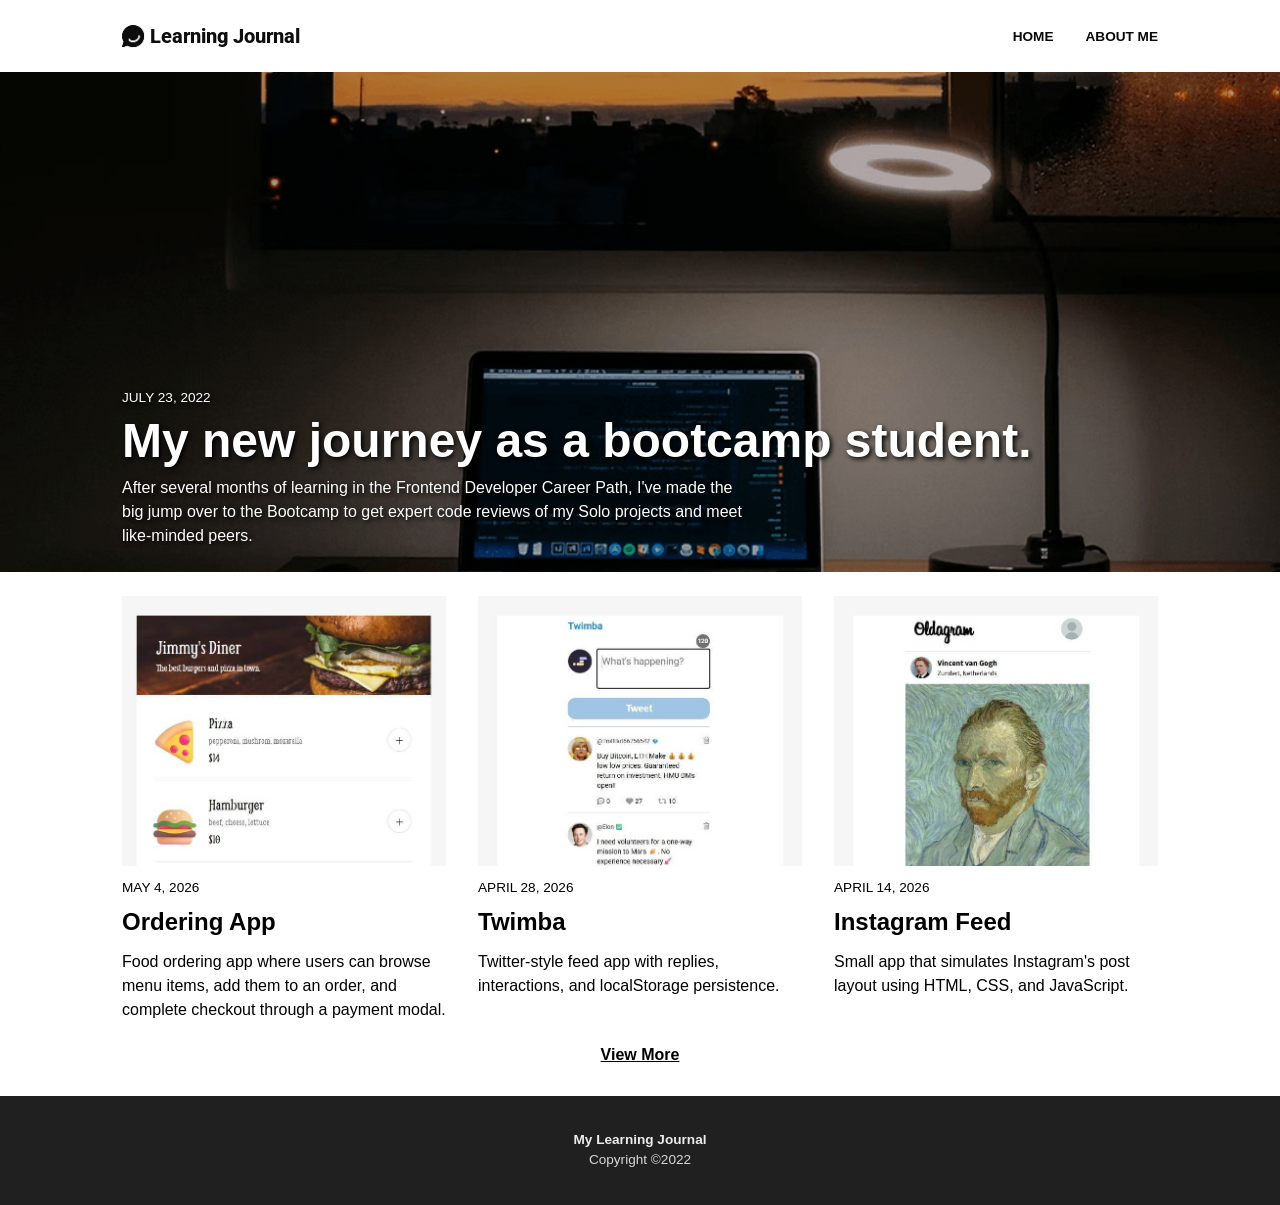
<file: index.html>
<!doctype html>
<html lang="en">
<head>
    <meta charset="UTF-8">
    <meta name="viewport" content="width=device-width, initial-scale=1.0">
    <title>Learning Journal - Home</title>
    <link rel="stylesheet" href="css/style.css">
    <!-- Google Fonts -->
    <link rel="preconnect" href="https://fonts.googleapis.com">
    <link rel="preconnect" href="https://fonts.gstatic.com" crossorigin>
    <link href="https://fonts.googleapis.com/css2?family=Roboto:ital,wght@0,100..900;1,100..900&display=swap" rel="stylesheet">
</head>
<body>
    <header>
        <div class="container">
            <nav class="nav-bar">
                <a href="index.html" class="page-logo">
                    <img 
                        class="page-img" 
                        src="images/logo-image.png" 
                        alt="Learning Journal logo">
                    <span class="page-title">Learning Journal</span>
                </a>
                <ul class="nav-links">
                    <li>
                        <a class="nav-link" href="index.html">Home</a>
                    </li>

                    <li>
                        <a class="nav-link" href="about-me.html">About me</a>
                    </li>
                </ul>
            </nav>
        </div>
    </header>

    <main>
        <article>
            <a href="article.html"  class="featured-post-container">
                <div class="container featured-post-body"> 
                    <time datetime="2022-07-23">July 23, 2022</time>
                    <h1>
                        My new journey as a bootcamp student.
                    </h1>
                    <p class="featured-post-text">
                        After several months of learning in the Frontend Developer 
                        Career Path, I've made the big jump over to the Bootcamp to
                        get expert code reviews of my Solo projects and meet 
                        like-minded peers.
                    </p>
                </div>
            </a>
        </article>

        <section class="recent-post-container">
            <div class="container recent-post-list" id="recent-post-list"></div>
            <button class="view-more" id="view-more">View More</button>
        </section>
    </main>

    <footer class="footer">
        <p class="footer-title">My Learning Journal</p>
        <p class="footer-copy">Copyright &copy2022</p>
    </footer>

    <script src="index.js" type="module"></script>
</body>
</html>
</file>
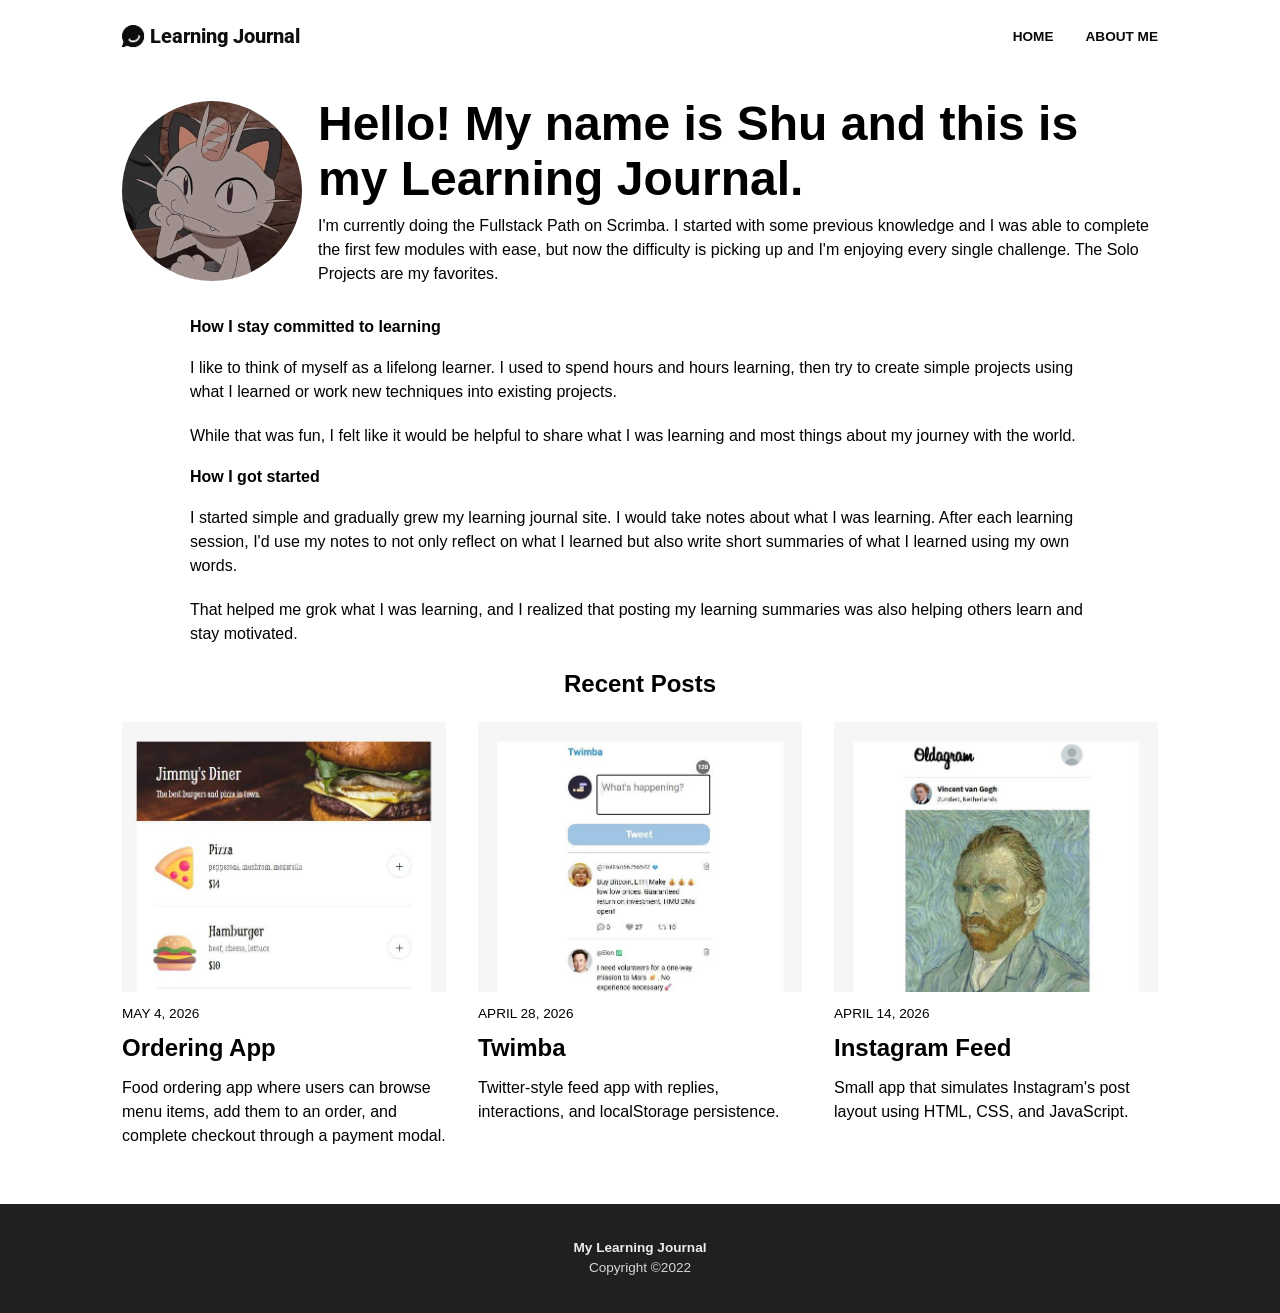
<file: about-me.html>
<!doctype html>
<html lang="en">
<head>
    <meta charset="UTF-8">
    <meta name="viewport" content="width=device-width, initial-scale=1.0">
    <title>Learning Journal - About Me</title>
    <link rel="stylesheet" href="css/style.css">
    <!-- Google Fonts -->
    <link rel="preconnect" href="https://fonts.googleapis.com">
    <link rel="preconnect" href="https://fonts.gstatic.com" crossorigin>
    <link href="https://fonts.googleapis.com/css2?family=Roboto:ital,wght@0,100..900;1,100..900&display=swap" rel="stylesheet">
</head>
<body>
    <header>
        <div class="container">
            <nav class="nav-bar">
                <a href="index.html" class="page-logo">
                    <img 
                        class="page-img" 
                        src="images/logo-image.png" 
                        alt="Learning Journal logo">
                    <span class="page-title">Learning Journal</span>
                </a>
                <ul class="nav-links">
                    <li>
                        <a class="nav-link" href="index.html">Home</a>
                    </li>

                    <li>
                        <a class="nav-link" href="about-me.html">About me</a>
                    </li>
                </ul>
            </nav>
        </div>
    </header>

    <main>
        <article class="container">
            <div class="about-container">
                <img 
                    class="about-img" 
                    src="images/about-me-image.jpg" 
                    alt="Portrait of Shu">
                <div class="about-text">
                    <h1>
                        Hello! My name is Shu and this is my Learning Journal.
                    </h1>
                    <p>
                        I'm currently doing the Fullstack Path on Scrimba. I 
                        started with some previous knowledge and I was able to
                        complete the first few modules with ease, but now the
                        difficulty is picking up and I'm enjoying every single
                        challenge. The Solo Projects are my favorites.  
                    </p>
                </div>
            </div>

            <div class="article-body">
                <h2 class="article-subheading">How I stay committed to learning</h2>
                <p>
                    I like to think of myself as a lifelong learner. I used to 
                    spend hours and hours learning, then try to create simple 
                    projects using what I learned or work new techniques into 
                    existing projects.
                </p>
                <p>
                    While that was fun, I felt like it would be helpful to share
                    what I was learning and most things about my journey with 
                    the world.
                </p>
                <h2 class="article-subheading">How I got started</h2>
                <p>
                    I started simple and gradually grew my learning journal 
                    site. I would take notes about what I was learning. After
                    each learning session, I'd use my notes to not only reflect
                    on what I learned but also write short summaries of what I
                    learned using my own words.
                </p>
                <p>
                    That helped me grok what I was learning, and I realized that
                    posting my learning summaries was also helping others learn
                    and stay motivated.
                </p>
            </div>
        </article>

        <section class="recent-post-container">
            <h2 class="article-subtitle">Recent Posts</h2>
            <div class="container recent-post-list" id="recent-post-list"></div>
        </section>
    </main>

    <footer class="footer">
        <p class="footer-title">My Learning Journal</p>
        <p class="footer-copy">Copyright &copy2022</p>
    </footer>    
    <script src="index.js" type="module"></script>
</body>
</html>
</file>
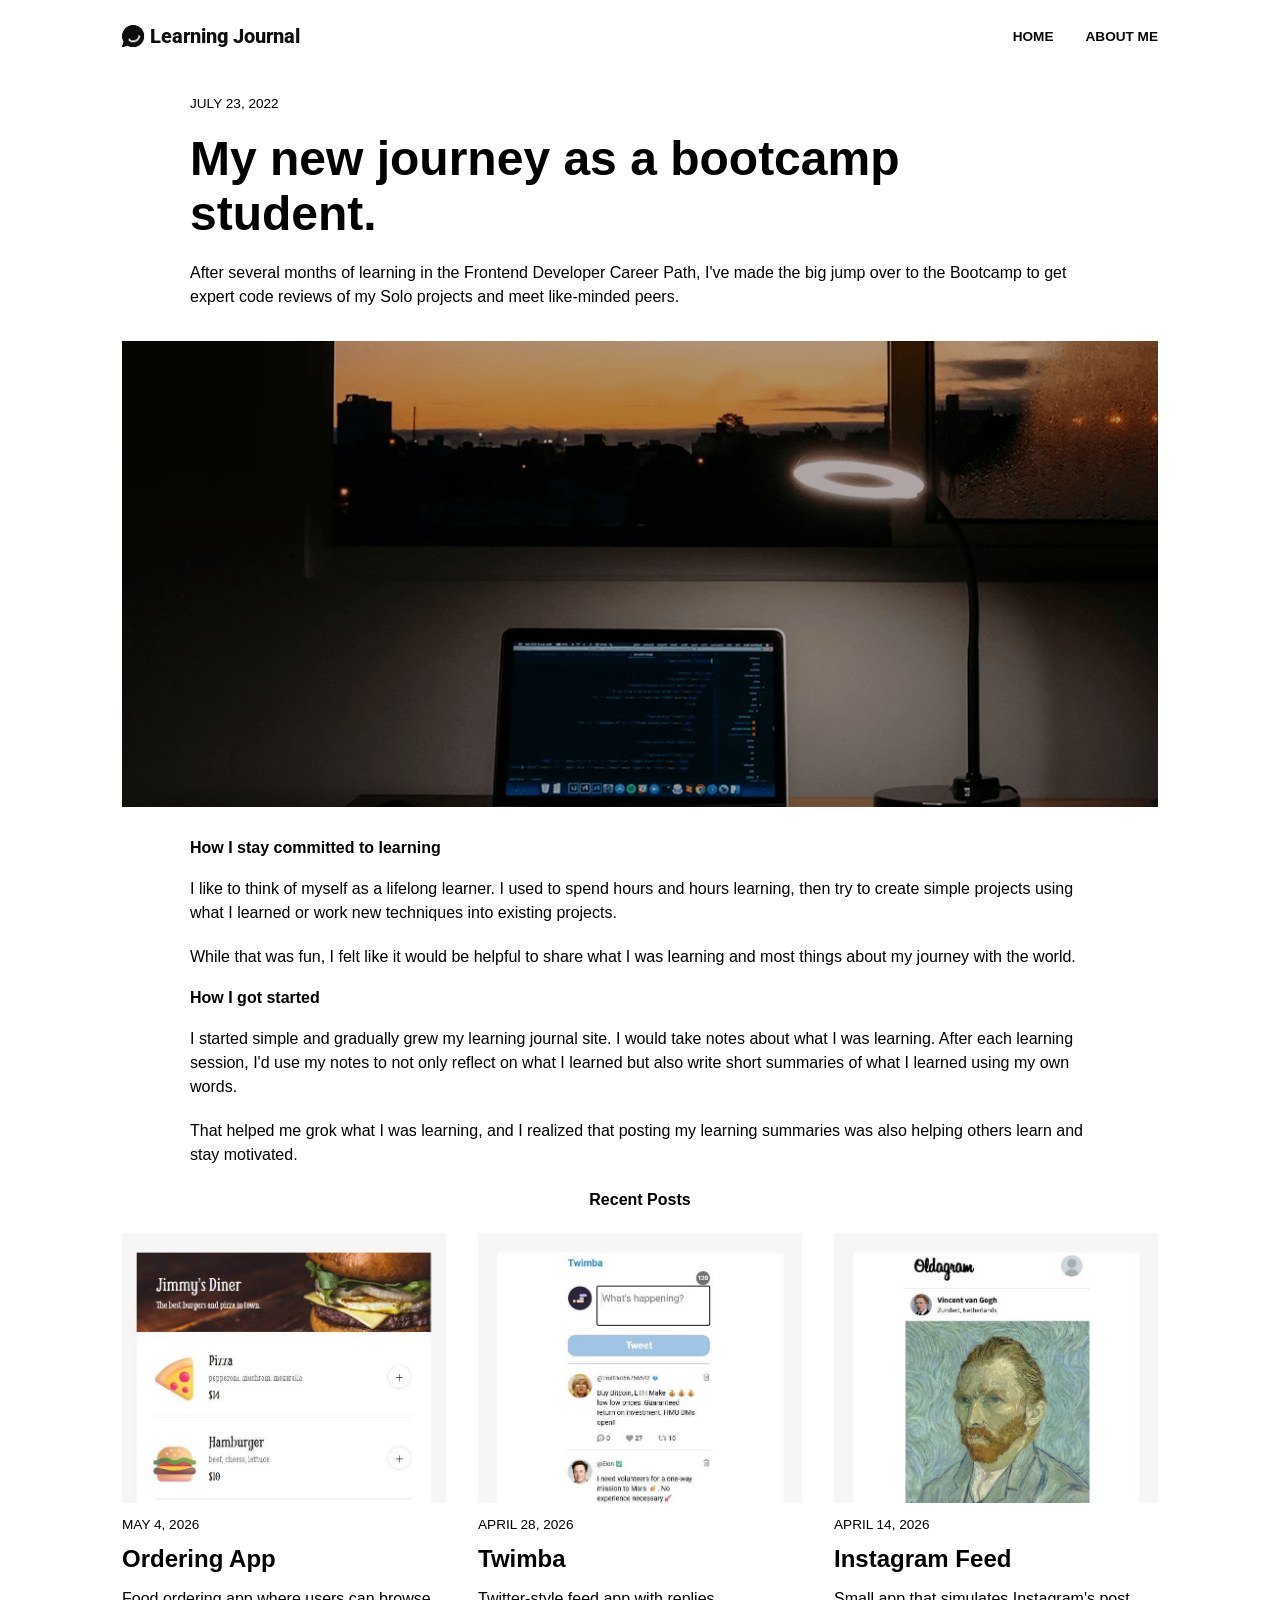
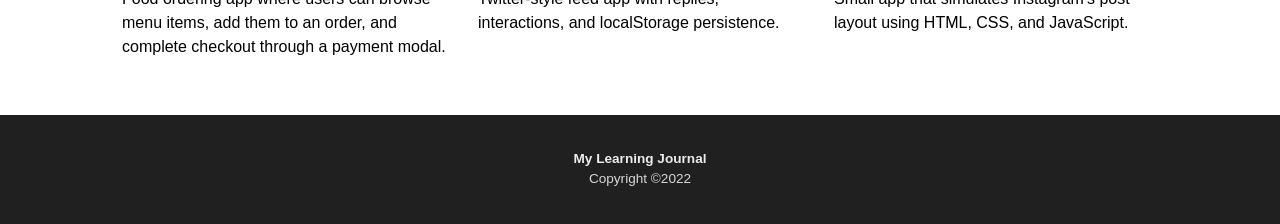
<file: article.html>
<!doctype html>
<html lang="en">
<head>
    <meta charset="UTF-8">
    <meta name="viewport" content="width=device-width, initial-scale=1.0">
    <title>Learning Journal - Article</title>
    <link rel="stylesheet" href="css/style.css">
    <!-- Google Fonts -->
    <link rel="preconnect" href="https://fonts.googleapis.com">
    <link rel="preconnect" href="https://fonts.gstatic.com" crossorigin>
    <link href="https://fonts.googleapis.com/css2?family=Roboto:ital,wght@0,100..900;1,100..900&display=swap" rel="stylesheet">
</head>
<body>
    <header>
        <div class="container">
            <nav class="nav-bar">
                <a href="index.html" class="page-logo">
                    <img 
                        class="page-img" 
                        src="images/logo-image.png" 
                        alt="Learning Journal logo">
                    <span class="page-title">Learning Journal</span>
                </a>
                <ul class="nav-links">
                    <li>
                        <a class="nav-link" href="index.html">Home</a>
                    </li>

                    <li>
                        <a class="nav-link" href="about-me.html">About me</a>
                    </li>
                </ul>
            </nav>
        </div>
    </header>

    <main>
        <article class="container article-container">
            <div class="article-body">
                <time datetime="2022-07-23">July 23, 2022</time>
                <h1>
                    My new journey as a bootcamp student.
                </h1>
                <p>
                    After several months of learning in the Frontend Developer 
                    Career Path, I've made the big jump over to the Bootcamp to
                    get expert code reviews of my Solo projects and meet 
                    like-minded peers.
                </p>
            </div>

            <img 
                src="images/blog-image-hero.png"
                alt="Laptop on a desk displaying code"
                class="article-img">

            <div class="article-body">
                <h2 class="article-subheading">How I stay committed to learning</h2>
                <p>
                    I like to think of myself as a lifelong learner. I used to 
                    spend hours and hours learning, then try to create simple 
                    projects using what I learned or work new techniques into 
                    existing projects.
                </p>
                <p>
                    While that was fun, I felt like it would be helpful to share
                    what I was learning and most things about my journey with 
                    the world.
                </p>
                <h2 class="article-subheading">How I got started</h2>
                <p>
                    I started simple and gradually grew my learning journal 
                    site. I would take notes about what I was learning. After
                    each learning session, I'd use my notes to not only reflect
                    on what I learned but also write short summaries of what I
                    learned using my own words.
                </p>
                <p>
                    That helped me grok what I was learning, and I realized that
                    posting my learning summaries was also helping others learn
                    and stay motivated.
                </p>
            </div>
        </article>

        <section class="recent-post-container">
            <h2 class="article-subheading">Recent Posts</h2>
            <div class="container recent-post-list" id="recent-post-list"></div>
        </section>
    </main>

    <footer class="footer">
        <p class="footer-title">My Learning Journal</p>
        <p class="footer-copy">Copyright &copy2022</p>
    </footer>

    <script src="index.js" type="module"></script>
</body>
</html>
</file>
<file: css/style.css>
/* Reset */
* {
    box-sizing: border-box;
    margin: 0;
    padding: 0;
}

html,
body {
    font-family: "Source Sans Pro", sans-serif;
}

/* Base */
button {
    cursor: pointer;
}

h1 {
    font-size: clamp(2rem, 5vw, 3rem);
}

ul {
    list-style: none;
}

img {
    display: block;
    max-width: 100%;
    object-position: top;
}

a {
    color: #000;
    text-decoration: none;
}

p {
    line-height: 1.5;
}

time {
    text-transform: uppercase;
    font-size: 0.85rem;
}

/* Typography */
.page-title {
    color: #0E0E0E;
    font-family: "Roboto", sans-serif;
    font-weight: 800;
    font-size: 1.25rem;
}

.nav-link,
.view-more,
.footer-title {
    font-weight: 600;
}

.nav-link {
    color: #090909;
    font-size: 0.85rem;
    text-transform: uppercase;
}

.article-subheading {
    font-size: 1rem;
}

/* Layout */
.container {
    width: min(100%, 1100px);
    margin: 0 auto;
    padding: 1.5em;
}

/* Navigation Layout */
.page-logo,
.nav-bar,
.nav-links {
    display: flex;
    align-items: center;
}

.page-logo {
    gap: 5px;
}

.nav-bar {
    gap: 0.5em;
    justify-content: space-between;
}

.nav-links {
    gap: 2em;
}

/* Post Layout */
.featured-post-container,
.featured-post-body,
.recent-post-container,
.recent-post-body,
.article-container,
.article-body,
.about-container,
.about-text {
    display: flex;
}

.featured-post-body,
.recent-post-container,
.recent-post-body,
.article-container,
.article-body,
.about-text {
    flex-direction: column;
}

.featured-post-container {
    background-image: url("../images/blog-image-hero.png");
    background-size: cover;
    background-position: center bottom;
}

.featured-post-body {
    justify-content: end;
    gap: 0.5em;
    color: #fff;
    text-shadow: 2px 2px 5px #000;
    min-height: 320px;
}

.featured-post-text {
    max-width: 70ch;
}

.recent-post-container {
    align-items: center;
    margin-bottom: 2em;
}

.recent-post-list {
    display: grid;
    grid-template-columns: repeat(auto-fit, minmax(250px, 1fr));
    gap: 2em;
}

.recent-post-body {
    gap: 0.85em;
}

.article-body {
    gap: 1.25em;
    max-width: 900px;
    margin: 0 auto;
}

.about-container {
    flex-wrap: wrap;
    align-items: center;
    gap: 1em;
    margin-bottom: 2em;
}

.about-text {
    gap: 0.5em;
}

/* Buttons & Images */
.page-img {
    max-width: 23px;
}

.recent-post-img {
    height: 270px;
    object-fit: cover;
}

.article-img {
    margin: 2em 0;
}

.about-img {
    border-radius: 50%;
    max-width: 180px;
}

.view-more {
    background: none;
    border: none;
    font-size: 1rem;
    text-decoration: underline;
    cursor: pointer;
}

/* Footer */
.footer {
    background-color: #202020;
    font-size: 0.85rem;
    padding: 2.5em 0;
    text-align: center;
}

.footer-title {
    color: #ECECEC;
}

.footer-copy {
    color: #D7D7D7;
}

/* Utilities */
.hidden {
    display: none;
}

/* Media Queries */
@media (max-width: 650px) {
    .recent-post-img {
        height: 350px;
    }
}

@media (min-width: 900px) {
    .container {
        padding-left: 2em;
        padding-right: 2em;
    }

    .featured-post-body {
        min-height: 500px;
    }

    .about-container {
        flex-wrap: nowrap;
    }
}
</file>
